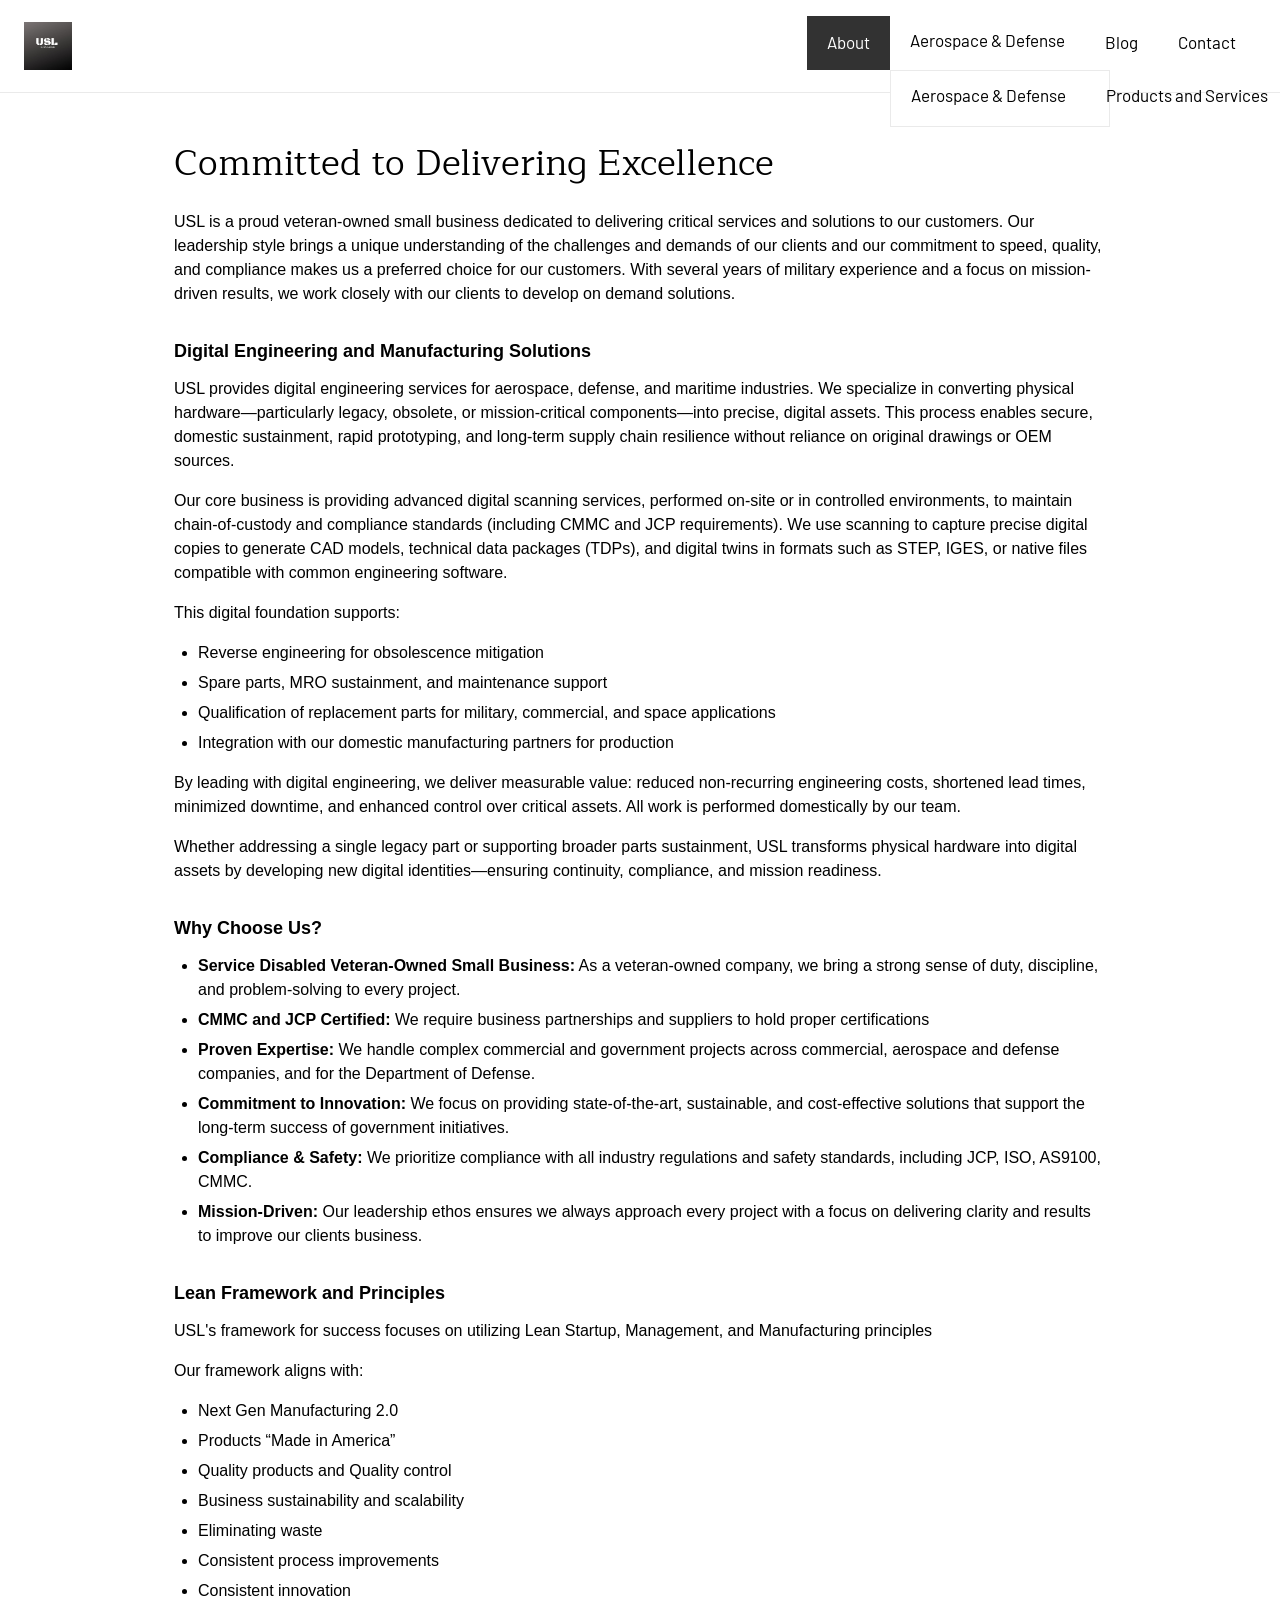
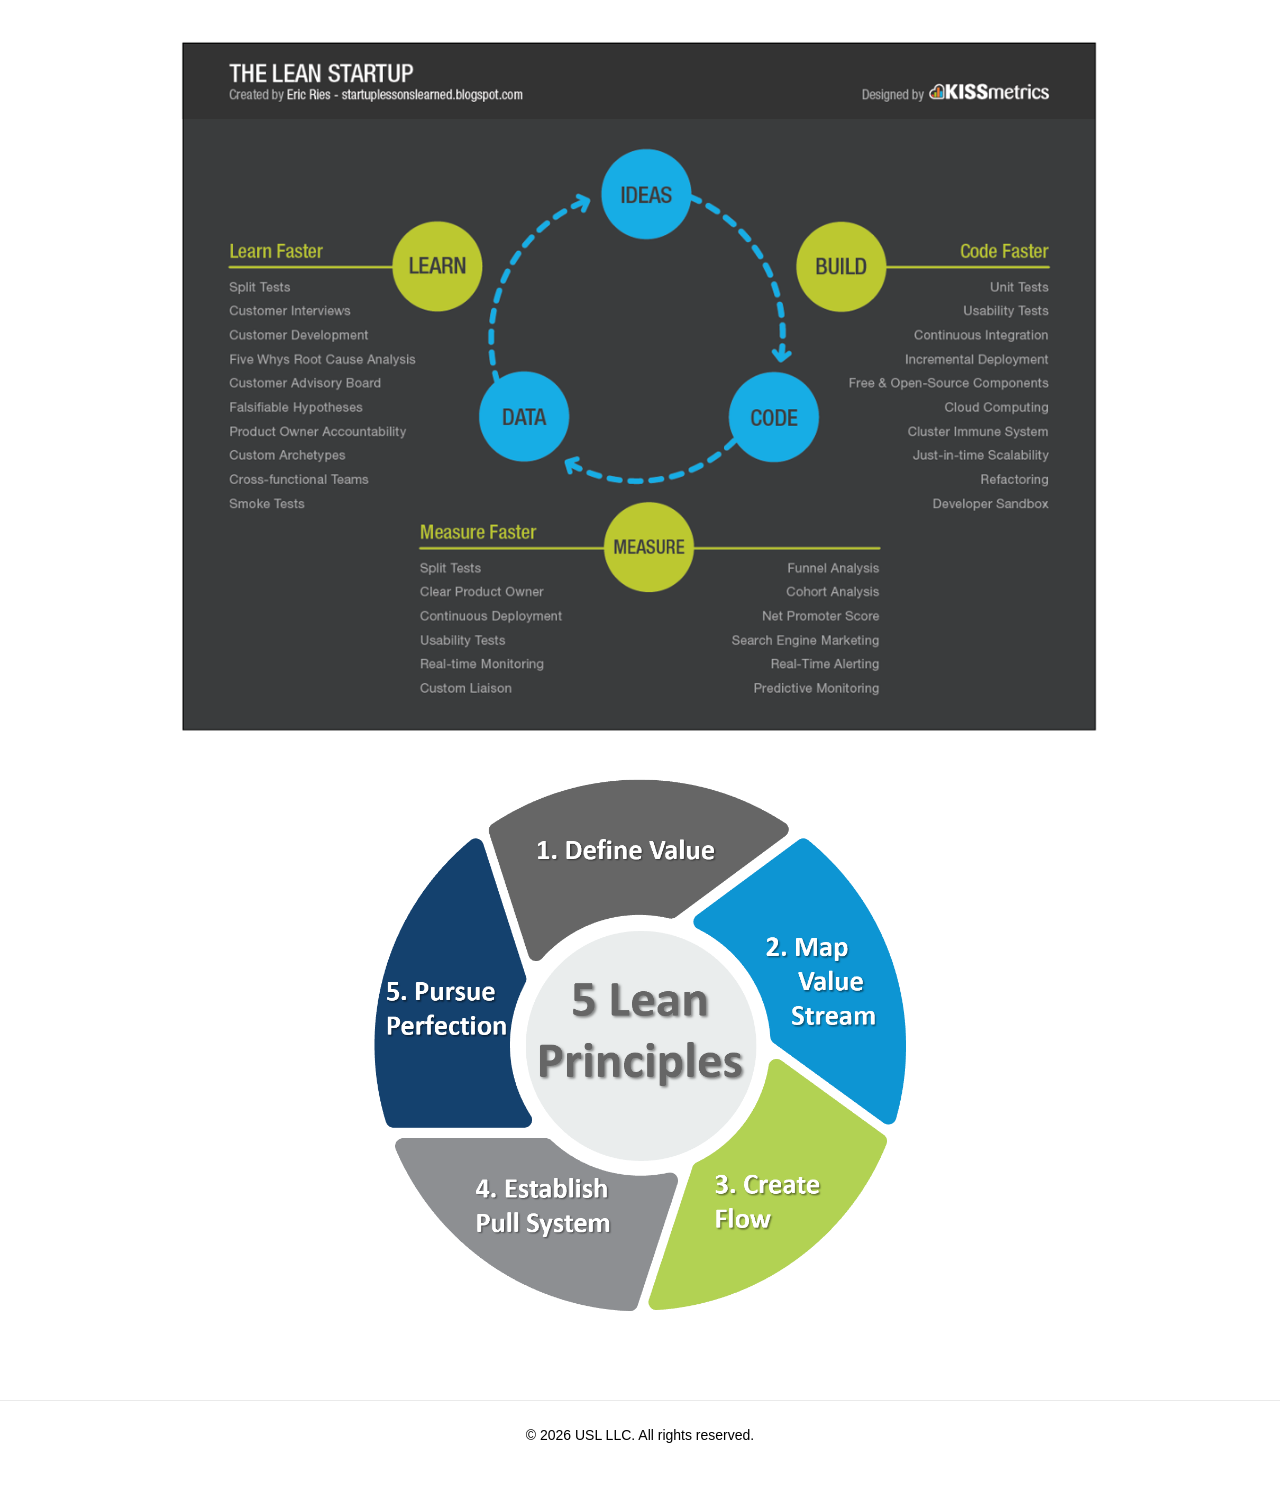
<file: docs/index.html>
<!DOCTYPE html>
<html lang="en">
<head>
<meta charset="UTF-8">
<meta name="viewport" content="width=device-width, initial-scale=1.0">
<title>USL | Aerospace &amp; Defense Engineering and Manufacturing Solutions</title>
<meta name="description" content="USL is a veteran-owned small business (SDVOSB) delivering digital engineering, reverse engineering, and manufacturing sustainment solutions for aerospace, defense, and maritime industries.">
<link rel="icon" href="assets/images/logo.jpg">
<link rel="preconnect" href="https://fonts.googleapis.com">
<link rel="preconnect" href="https://fonts.gstatic.com" crossorigin>
<link href="https://fonts.googleapis.com/css2?family=Maitree:wght@400;700&family=Black+Ops+One&family=Barlow:wght@400;600&display=swap" rel="stylesheet">
<link rel="stylesheet" href="assets/css/style.css">
</head>
<body class="page-about">
<a class="skip-link" href="#main-content">Skip to main content</a>

<header class="site-header">
  <a class="site-logo" href="aerospace-defense.html" aria-label="USL home">
    <img src="assets/images/logo.jpg" alt="USL logo">
  </a>
  <button class="nav-toggle" aria-expanded="false" aria-controls="primary-nav">Menu</button>
  <nav class="site-nav" id="primary-nav" aria-label="Primary">
    <ul>
      <li><a href="index.html" aria-current="page">About</a></li>
      <li class="nav-dropdown">
        <button class="nav-dropdown-toggle" aria-expanded="false">Aerospace &amp; Defense</button>
        <ul class="nav-dropdown-menu">
          <li><a href="aerospace-defense.html">Aerospace &amp; Defense</a></li>
          <li><a href="products-services.html">Products and Services</a></li>
          <li><a href="capabilities.html">Capabilities</a></li>
        </ul>
      </li>
      <li><a href="blog.html">Blog</a></li>
      <li><a href="contact.html">Contact</a></li>
    </ul>
  </nav>
</header>

<main id="main-content">
  <h1>Committed to Delivering Excellence</h1>

  <p>USL is a proud veteran-owned small business dedicated to delivering critical services and solutions to our customers. Our leadership style brings a unique understanding of the challenges and demands of our clients and our commitment to speed, quality, and compliance makes us a preferred choice for our customers. With several years of military experience and a focus on mission-driven results, we work closely with our clients to develop on demand solutions.</p>

  <h2>Digital Engineering and Manufacturing Solutions</h2>

  <p>USL provides digital engineering services for aerospace, defense, and maritime industries. We specialize in converting physical hardware&mdash;particularly legacy, obsolete, or mission-critical components&mdash;into precise, digital assets. This process enables secure, domestic sustainment, rapid prototyping, and long-term supply chain resilience without reliance on original drawings or OEM sources.</p>

  <p>Our core business is providing advanced digital scanning services, performed on-site or in controlled environments, to maintain chain-of-custody and compliance standards (including CMMC and JCP requirements). We use scanning to capture precise digital copies to generate CAD models, technical data packages (TDPs), and digital twins in formats such as STEP, IGES, or native files compatible with common engineering software.</p>

  <p>This digital foundation supports:</p>
  <ul>
    <li>Reverse engineering for obsolescence mitigation</li>
    <li>Spare parts, MRO sustainment, and maintenance support</li>
    <li>Qualification of replacement parts for military, commercial, and space applications</li>
    <li>Integration with our domestic manufacturing partners for production</li>
  </ul>

  <p>By leading with digital engineering, we deliver measurable value: reduced non-recurring engineering costs, shortened lead times, minimized downtime, and enhanced control over critical assets. All work is performed domestically by our team.</p>

  <p>Whether addressing a single legacy part or supporting broader parts sustainment, USL transforms physical hardware into digital assets by developing new digital identities&mdash;ensuring continuity, compliance, and mission readiness.</p>

  <h2>Why Choose Us?</h2>
  <ul>
    <li><strong>Service Disabled Veteran-Owned Small Business:</strong> As a veteran-owned company, we bring a strong sense of duty, discipline, and problem-solving to every project.</li>
    <li><strong>CMMC and JCP Certified:</strong> We require business partnerships and suppliers to hold proper certifications</li>
    <li><strong>Proven Expertise:</strong> We handle complex commercial and government projects across commercial, aerospace and defense companies, and for the Department of Defense.</li>
    <li><strong>Commitment to Innovation:</strong> We focus on providing state-of-the-art, sustainable, and cost-effective solutions that support the long-term success of government initiatives.</li>
    <li><strong>Compliance &amp; Safety:</strong> We prioritize compliance with all industry regulations and safety standards, including JCP, ISO, AS9100, CMMC.</li>
    <li><strong>Mission-Driven:</strong> Our leadership ethos ensures we always approach every project with a focus on delivering clarity and results to improve our clients business.</li>
  </ul>

  <h2>Lean Framework and Principles</h2>
  <p>USL's framework for success focuses on utilizing Lean Startup, Management, and Manufacturing principles</p>
  <p>Our framework aligns with:</p>
  <ul>
    <li>Next Gen Manufacturing 2.0</li>
    <li>Products &ldquo;Made in America&rdquo;</li>
    <li>Quality products and Quality control</li>
    <li>Business sustainability and scalability</li>
    <li>Eliminating waste</li>
    <li>Consistent process improvements</li>
    <li>Consistent innovation</li>
  </ul>

  <img src="assets/images/about-image-1.webp" alt="USL digital engineering and manufacturing process illustration" style="margin-top:32px;">
  <img src="assets/images/about-image-2.webp" alt="USL methodology overview illustration" style="margin-top:16px;">
</main>

<footer class="site-footer">
  <p>&copy; 2026 USL LLC. All rights reserved.</p>
</footer>

<script src="assets/js/main.js"></script>
</body>
</html>
</file>
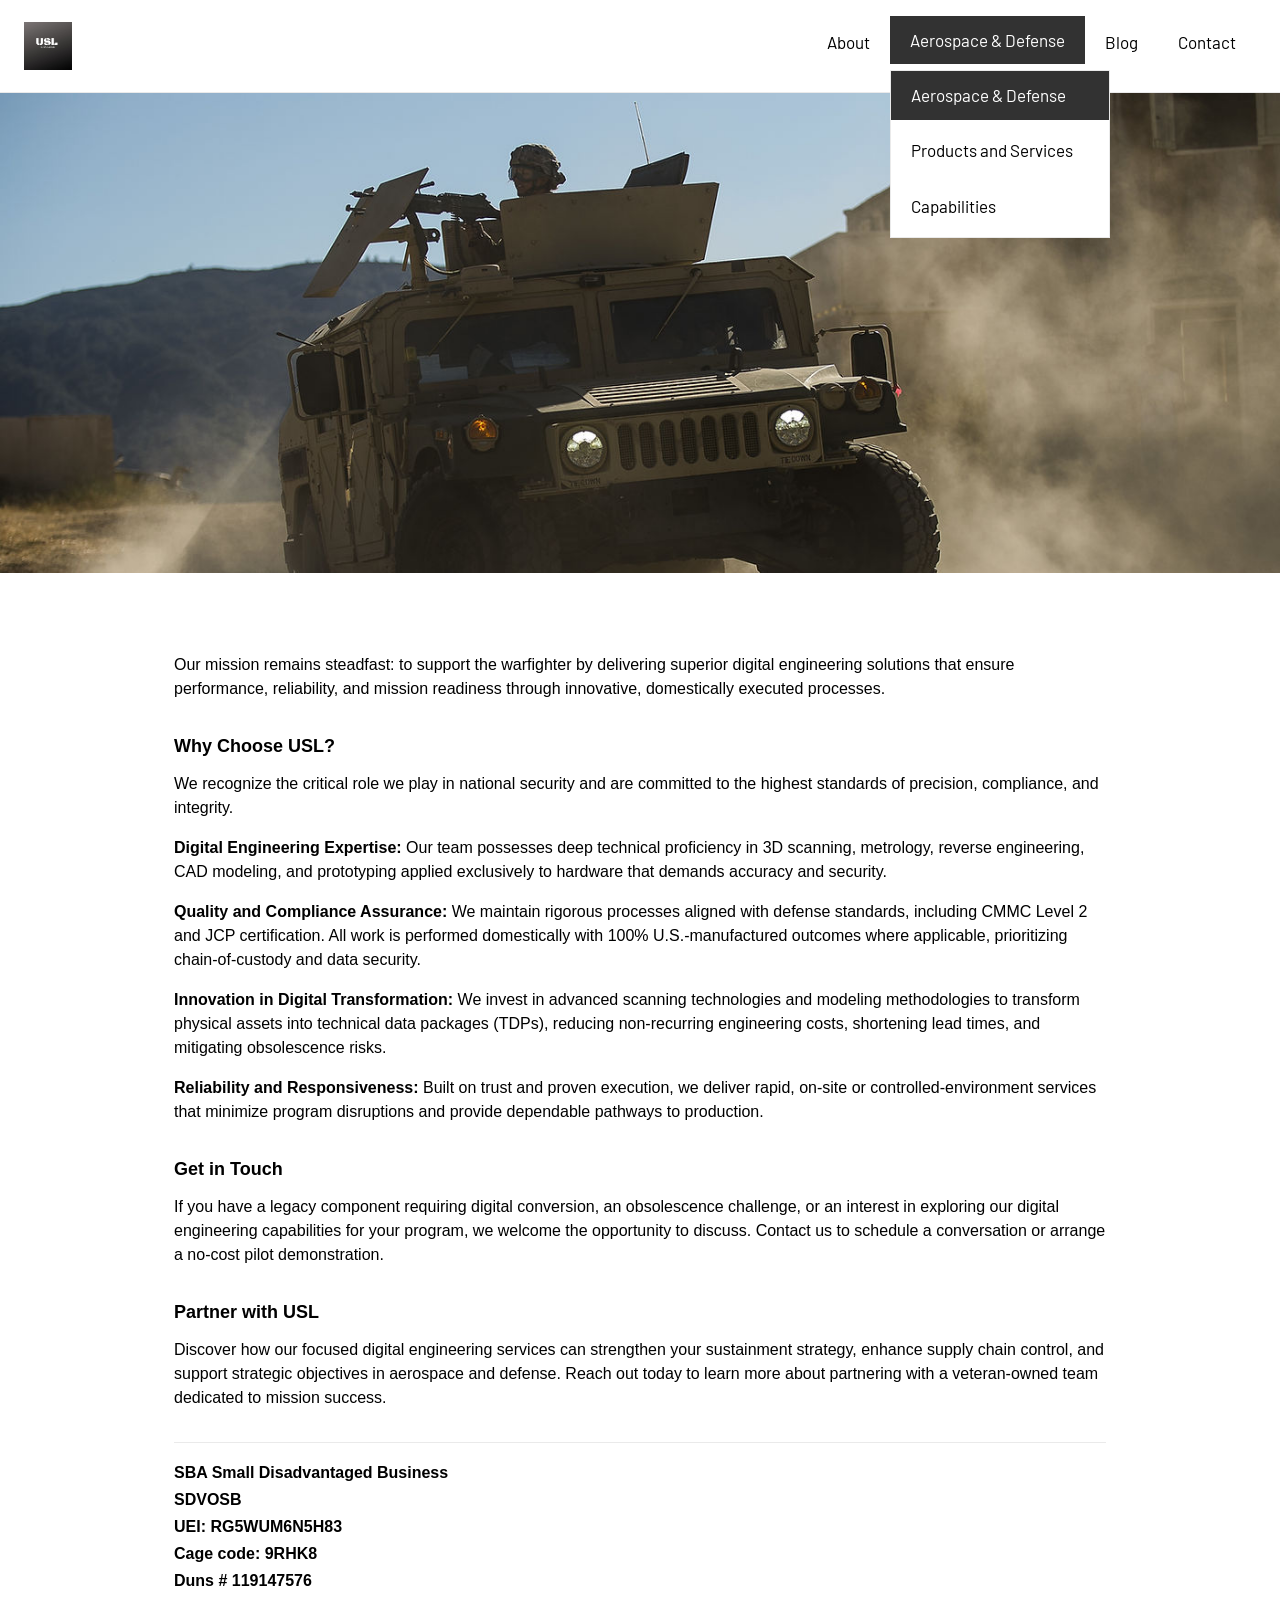
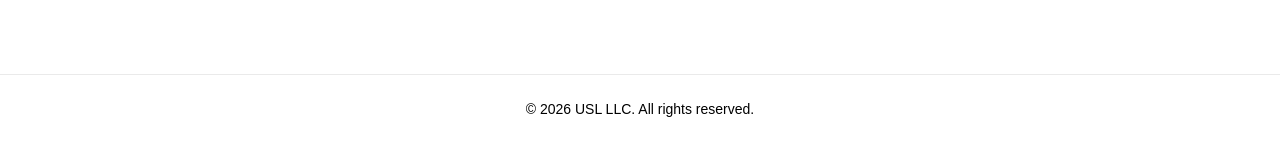
<file: docs/aerospace-defense.html>
<!DOCTYPE html>
<html lang="en">
<head>
<meta charset="UTF-8">
<meta name="viewport" content="width=device-width, initial-scale=1.0">
<title>Aerospace &amp; Defense | USL</title>
<meta name="description" content="USL delivers digital engineering solutions for the warfighter — 3D scanning, reverse engineering, CAD modeling, and technical data packages for aerospace and defense hardware.">
<link rel="icon" href="assets/images/logo.jpg">
<link rel="preconnect" href="https://fonts.googleapis.com">
<link rel="preconnect" href="https://fonts.gstatic.com" crossorigin>
<link href="https://fonts.googleapis.com/css2?family=Maitree:wght@400;700&family=Black+Ops+One&family=Barlow:wght@400;600&display=swap" rel="stylesheet">
<link rel="stylesheet" href="assets/css/style.css">
</head>
<body class="page-aerospace-defense">
<a class="skip-link" href="#main-content">Skip to main content</a>

<header class="site-header">
  <a class="site-logo" href="aerospace-defense.html" aria-label="USL home">
    <img src="assets/images/logo.jpg" alt="USL logo">
  </a>
  <button class="nav-toggle" aria-expanded="false" aria-controls="primary-nav">Menu</button>
  <nav class="site-nav" id="primary-nav" aria-label="Primary">
    <ul>
      <li><a href="index.html">About</a></li>
      <li class="nav-dropdown current open">
        <button class="nav-dropdown-toggle" aria-expanded="false">Aerospace &amp; Defense</button>
        <ul class="nav-dropdown-menu">
          <li><a href="aerospace-defense.html" aria-current="page">Aerospace &amp; Defense</a></li>
          <li><a href="products-services.html">Products and Services</a></li>
          <li><a href="capabilities.html">Capabilities</a></li>
        </ul>
      </li>
      <li><a href="blog.html">Blog</a></li>
      <li><a href="contact.html">Contact</a></li>
    </ul>
  </nav>
</header>

<img class="hero-image" src="assets/images/aerospace-hero-1.jpg" alt="USL digital engineering hardware for aerospace and defense applications">

<main id="main-content">
  <h1 class="visually-hidden">Aerospace &amp; Defense</h1>

  <p>Our mission remains steadfast: to support the warfighter by delivering superior digital engineering solutions that ensure performance, reliability, and mission readiness through innovative, domestically executed processes.</p>

  <h2>Why Choose USL?</h2>
  <p>We recognize the critical role we play in national security and are committed to the highest standards of precision, compliance, and integrity.</p>

  <p><strong>Digital Engineering Expertise:</strong> Our team possesses deep technical proficiency in 3D scanning, metrology, reverse engineering, CAD modeling, and prototyping applied exclusively to hardware that demands accuracy and security.</p>

  <p><strong>Quality and Compliance Assurance:</strong> We maintain rigorous processes aligned with defense standards, including CMMC Level 2 and JCP certification. All work is performed domestically with 100% U.S.-manufactured outcomes where applicable, prioritizing chain-of-custody and data security.</p>

  <p><strong>Innovation in Digital Transformation:</strong> We invest in advanced scanning technologies and modeling methodologies to transform physical assets into technical data packages (TDPs), reducing non-recurring engineering costs, shortening lead times, and mitigating obsolescence risks.</p>

  <p><strong>Reliability and Responsiveness:</strong> Built on trust and proven execution, we deliver rapid, on-site or controlled-environment services that minimize program disruptions and provide dependable pathways to production.</p>

  <h2>Get in Touch</h2>
  <p>If you have a legacy component requiring digital conversion, an obsolescence challenge, or an interest in exploring our digital engineering capabilities for your program, we welcome the opportunity to discuss. Contact us to schedule a conversation or arrange a no-cost pilot demonstration.</p>

  <h2>Partner with USL</h2>
  <p>Discover how our focused digital engineering services can strengthen your sustainment strategy, enhance supply chain control, and support strategic objectives in aerospace and defense. Reach out today to learn more about partnering with a veteran-owned team dedicated to mission success.</p>

  <div class="business-identifiers">
    <p>SBA Small Disadvantaged Business<br>
    SDVOSB<br>
    UEI: RG5WUM6N5H83<br>
    Cage code: 9RHK8<br>
    Duns # 119147576</p>
  </div>
</main>

<footer class="site-footer">
  <p>&copy; 2026 USL LLC. All rights reserved.</p>
</footer>

<script src="assets/js/main.js"></script>
</body>
</html>
</file>
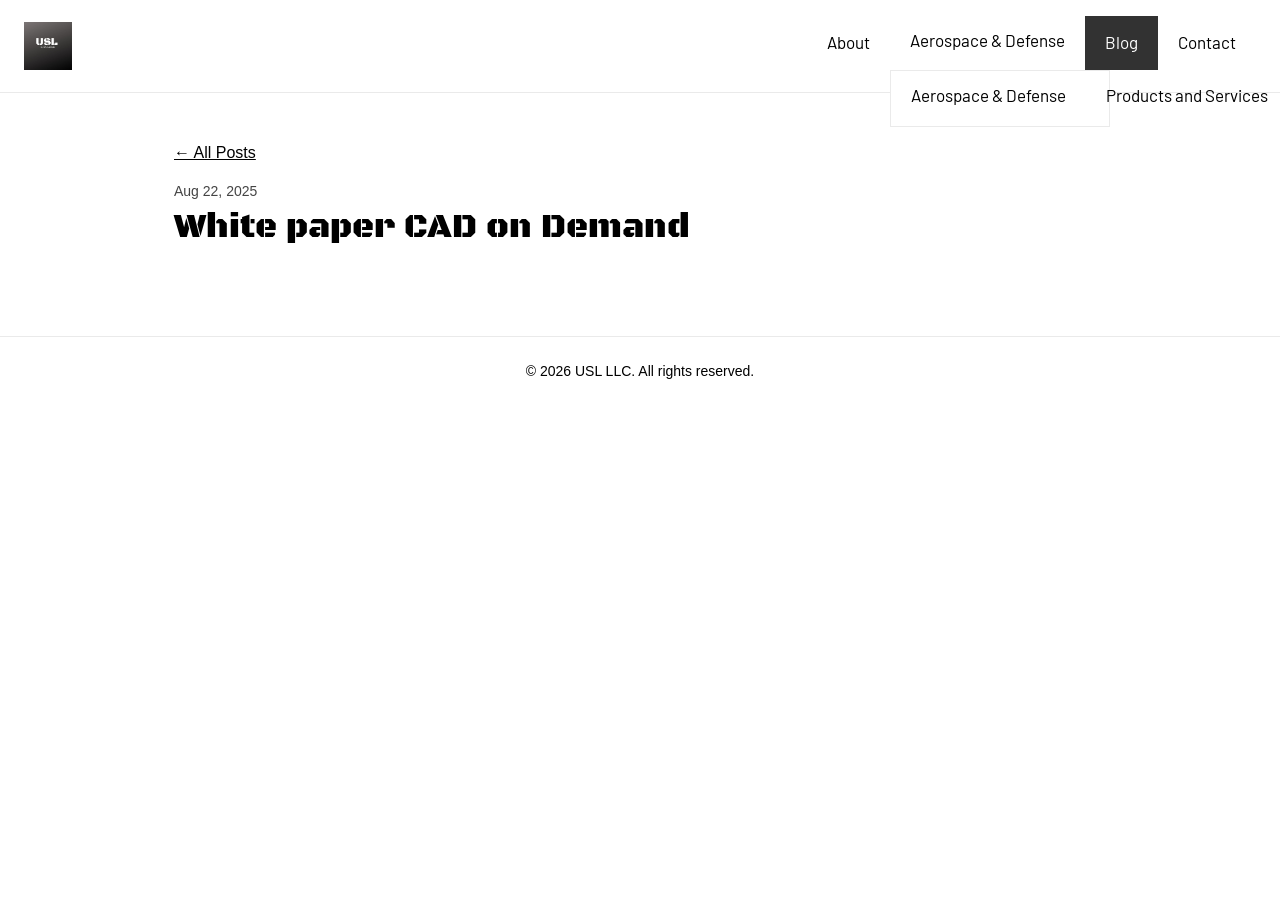
<file: docs/blog-post-white-paper-cad-on-demand.html>
<!DOCTYPE html>
<html lang="en">
<head>
<meta charset="UTF-8">
<meta name="viewport" content="width=device-width, initial-scale=1.0">
<title>White paper CAD on Demand | USL Blog</title>
<meta name="description" content="USL Corporation blog post: White paper CAD on Demand.">
<link rel="icon" href="assets/images/logo.jpg">
<link rel="preconnect" href="https://fonts.googleapis.com">
<link rel="preconnect" href="https://fonts.gstatic.com" crossorigin>
<link href="https://fonts.googleapis.com/css2?family=Maitree:wght@400;700&family=Black+Ops+One&family=Barlow:wght@400;600&display=swap" rel="stylesheet">
<link rel="stylesheet" href="assets/css/style.css">
</head>
<body class="page-blog-post">
<a class="skip-link" href="#main-content">Skip to main content</a>

<header class="site-header">
  <a class="site-logo" href="aerospace-defense.html" aria-label="USL home">
    <img src="assets/images/logo.jpg" alt="USL logo">
  </a>
  <button class="nav-toggle" aria-expanded="false" aria-controls="primary-nav">Menu</button>
  <nav class="site-nav" id="primary-nav" aria-label="Primary">
    <ul>
      <li><a href="index.html">About</a></li>
      <li class="nav-dropdown">
        <button class="nav-dropdown-toggle" aria-expanded="false">Aerospace &amp; Defense</button>
        <ul class="nav-dropdown-menu">
          <li><a href="aerospace-defense.html">Aerospace &amp; Defense</a></li>
          <li><a href="products-services.html">Products and Services</a></li>
          <li><a href="capabilities.html">Capabilities</a></li>
        </ul>
      </li>
      <li><a href="blog.html" aria-current="page">Blog</a></li>
      <li><a href="contact.html">Contact</a></li>
    </ul>
  </nav>
</header>

<main id="main-content">
  <p><a href="blog.html">&larr; All Posts</a></p>
  <div class="blog-post-date">Aug 22, 2025</div>
  <h1>White paper CAD on Demand</h1>
  <!--
    Preserved exactly as published on the live Wix site: this post has a
    title and date only. Verified via full DOM inspection (including
    hidden elements) on 2026-07-23 — no body copy exists in the source.
    No content has been invented to fill this post.
  -->
</main>

<footer class="site-footer">
  <p>&copy; 2026 USL LLC. All rights reserved.</p>
</footer>

<script src="assets/js/main.js"></script>
</body>
</html>
</file>
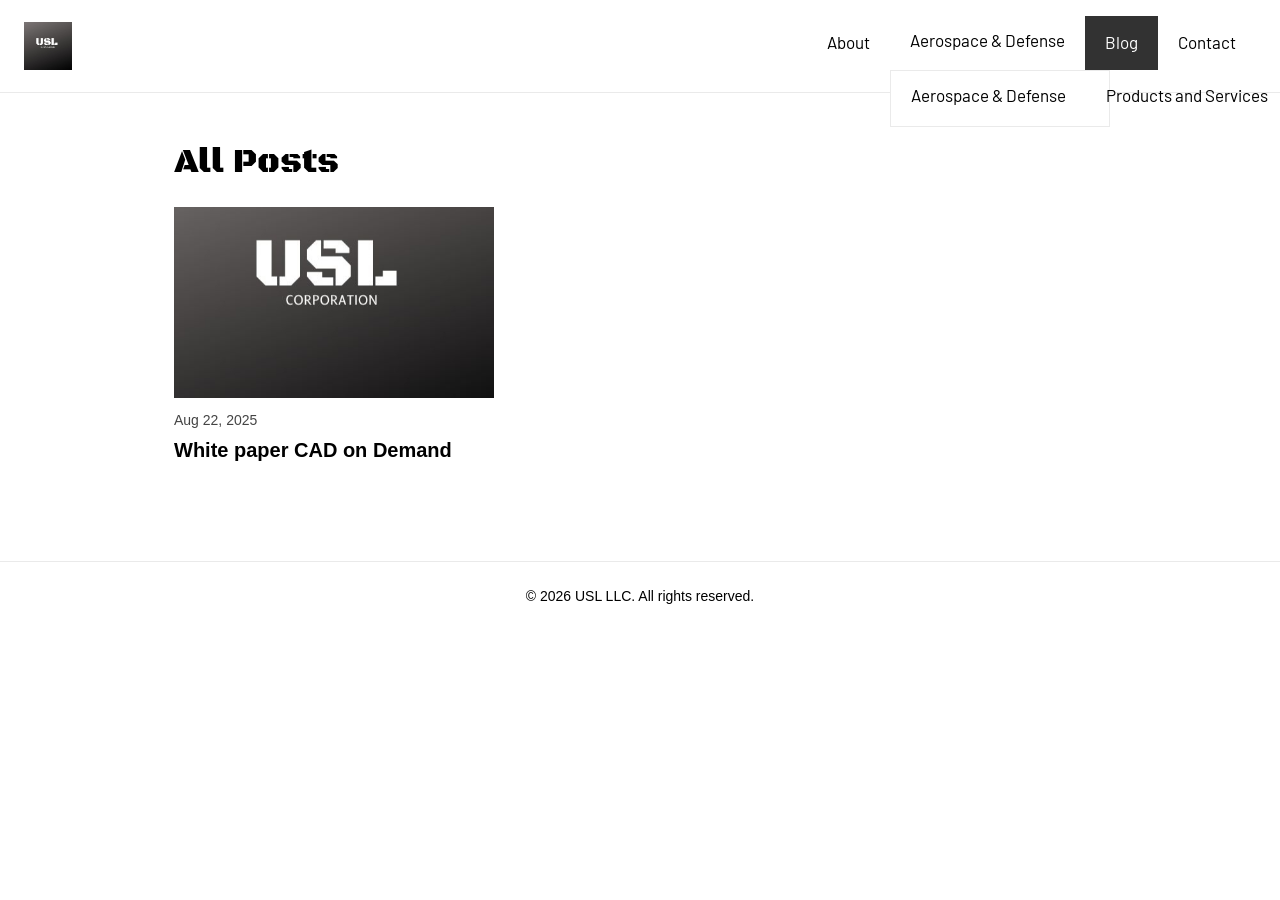
<file: docs/blog.html>
<!DOCTYPE html>
<html lang="en">
<head>
<meta charset="UTF-8">
<meta name="viewport" content="width=device-width, initial-scale=1.0">
<title>Blog | USL</title>
<meta name="description" content="USL Corporation blog — updates on digital engineering, reverse engineering, and manufacturing sustainment for aerospace and defense.">
<link rel="icon" href="assets/images/logo.jpg">
<link rel="preconnect" href="https://fonts.googleapis.com">
<link rel="preconnect" href="https://fonts.gstatic.com" crossorigin>
<link href="https://fonts.googleapis.com/css2?family=Maitree:wght@400;700&family=Black+Ops+One&family=Barlow:wght@400;600&display=swap" rel="stylesheet">
<link rel="stylesheet" href="assets/css/style.css">
</head>
<body class="page-blog">
<a class="skip-link" href="#main-content">Skip to main content</a>

<header class="site-header">
  <a class="site-logo" href="aerospace-defense.html" aria-label="USL home">
    <img src="assets/images/logo.jpg" alt="USL logo">
  </a>
  <button class="nav-toggle" aria-expanded="false" aria-controls="primary-nav">Menu</button>
  <nav class="site-nav" id="primary-nav" aria-label="Primary">
    <ul>
      <li><a href="index.html">About</a></li>
      <li class="nav-dropdown">
        <button class="nav-dropdown-toggle" aria-expanded="false">Aerospace &amp; Defense</button>
        <ul class="nav-dropdown-menu">
          <li><a href="aerospace-defense.html">Aerospace &amp; Defense</a></li>
          <li><a href="products-services.html">Products and Services</a></li>
          <li><a href="capabilities.html">Capabilities</a></li>
        </ul>
      </li>
      <li><a href="blog.html" aria-current="page">Blog</a></li>
      <li><a href="contact.html">Contact</a></li>
    </ul>
  </nav>
</header>

<main id="main-content">
  <h1>All Posts</h1>

  <a class="blog-post-card" href="blog-post-white-paper-cad-on-demand.html">
    <img src="assets/images/blog-thumbnail.jpg" alt="USL Corporation">
    <div class="blog-post-date">Aug 22, 2025</div>
    <div class="blog-post-title">White paper CAD on Demand</div>
  </a>
</main>

<footer class="site-footer">
  <p>&copy; 2026 USL LLC. All rights reserved.</p>
</footer>

<script src="assets/js/main.js"></script>
</body>
</html>
</file>
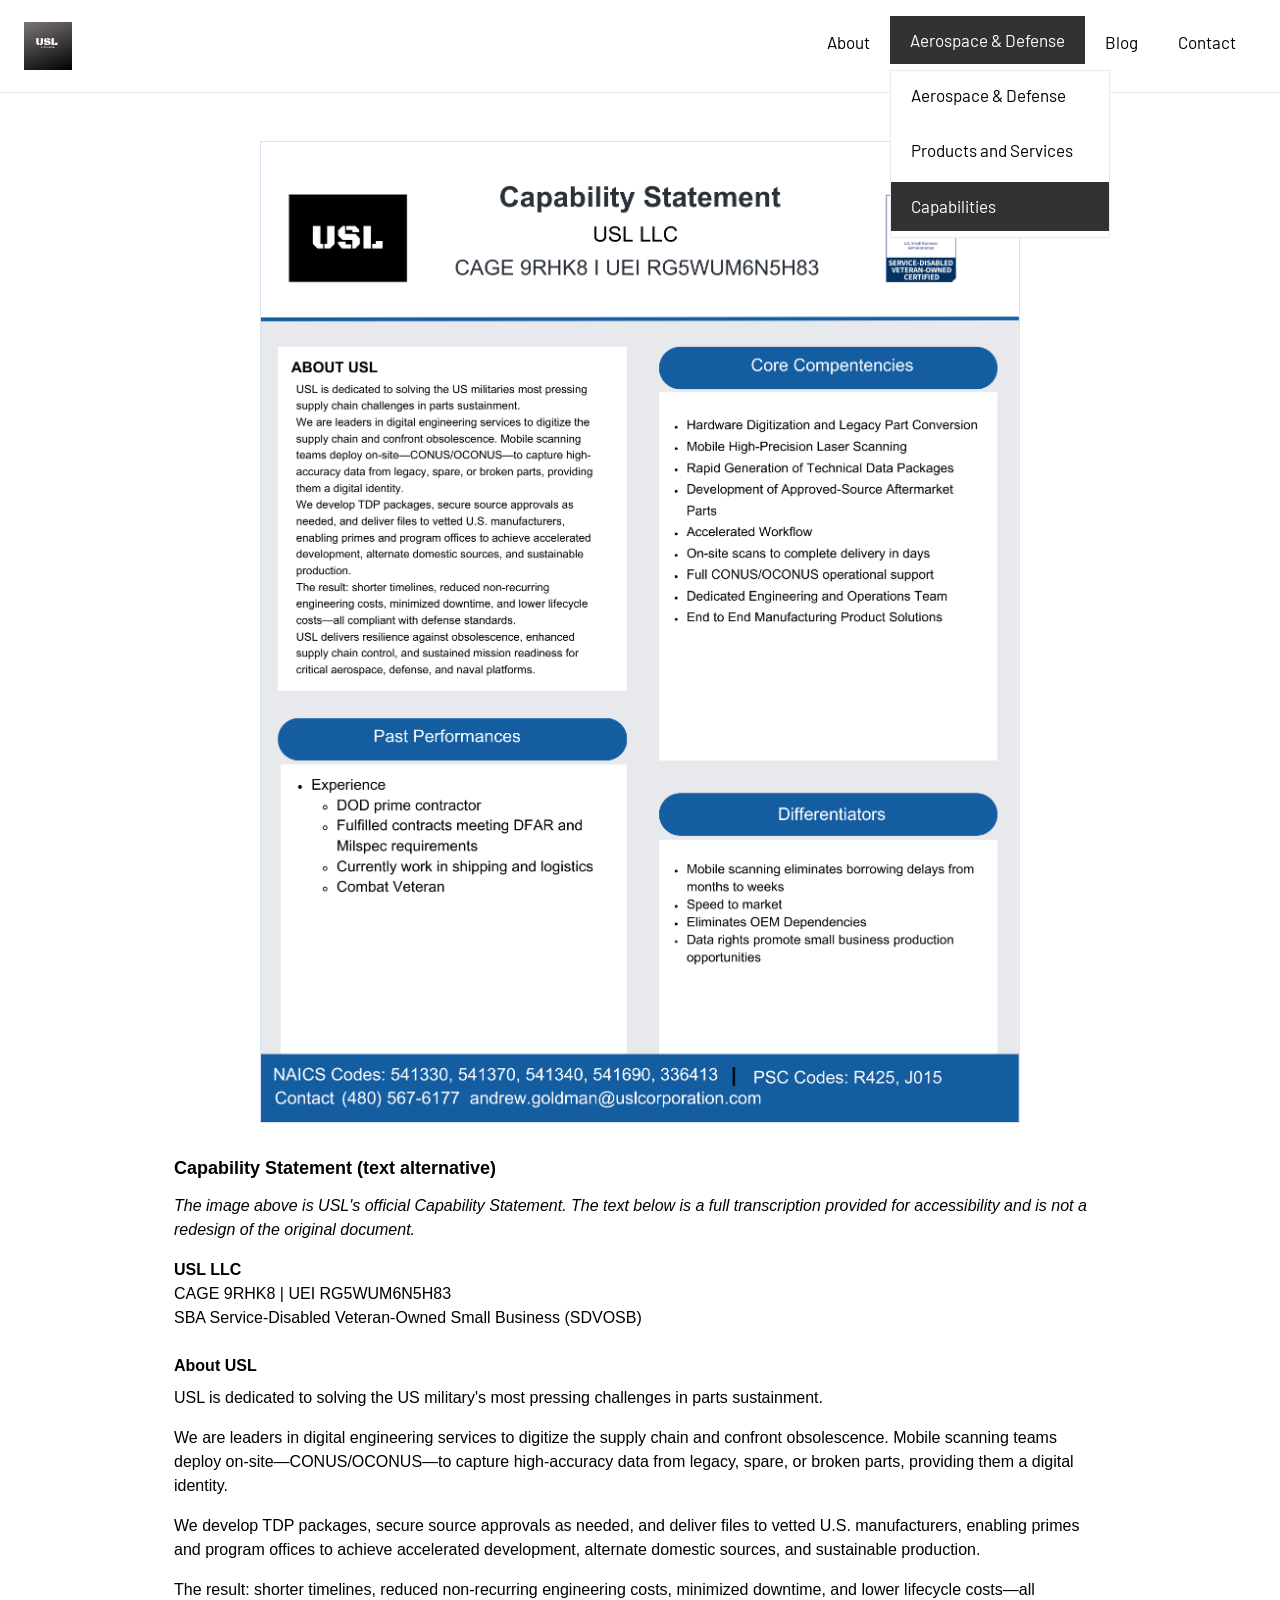
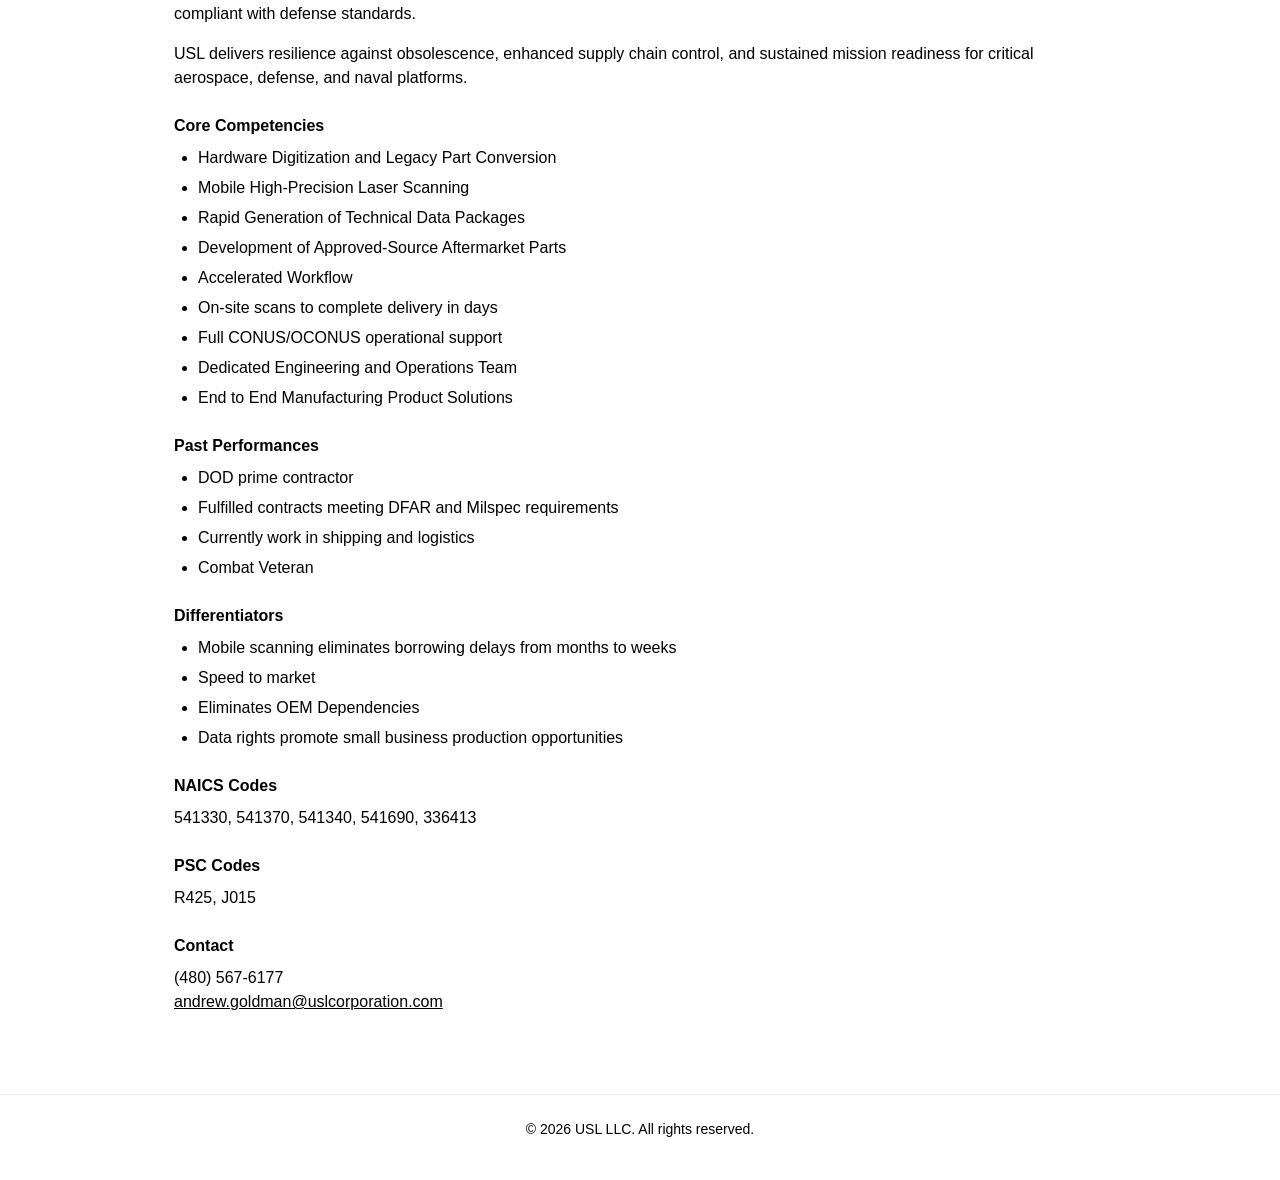
<file: docs/capabilities.html>
<!DOCTYPE html>
<html lang="en">
<head>
<meta charset="UTF-8">
<meta name="viewport" content="width=device-width, initial-scale=1.0">
<title>Capabilities | USL</title>
<meta name="description" content="USL Capability Statement — hardware digitization, mobile laser scanning, technical data package generation, and approved-source aftermarket parts development for defense and aerospace.">
<link rel="icon" href="assets/images/logo.jpg">
<link rel="preconnect" href="https://fonts.googleapis.com">
<link rel="preconnect" href="https://fonts.gstatic.com" crossorigin>
<link href="https://fonts.googleapis.com/css2?family=Maitree:wght@400;700&family=Black+Ops+One&family=Barlow:wght@400;600&display=swap" rel="stylesheet">
<link rel="stylesheet" href="assets/css/style.css">
</head>
<body class="page-capabilities">
<a class="skip-link" href="#main-content">Skip to main content</a>

<header class="site-header">
  <a class="site-logo" href="aerospace-defense.html" aria-label="USL home">
    <img src="assets/images/logo.jpg" alt="USL logo">
  </a>
  <button class="nav-toggle" aria-expanded="false" aria-controls="primary-nav">Menu</button>
  <nav class="site-nav" id="primary-nav" aria-label="Primary">
    <ul>
      <li><a href="index.html">About</a></li>
      <li class="nav-dropdown current open">
        <button class="nav-dropdown-toggle" aria-expanded="false">Aerospace &amp; Defense</button>
        <ul class="nav-dropdown-menu">
          <li><a href="aerospace-defense.html">Aerospace &amp; Defense</a></li>
          <li><a href="products-services.html">Products and Services</a></li>
          <li><a href="capabilities.html" aria-current="page">Capabilities</a></li>
        </ul>
      </li>
      <li><a href="blog.html">Blog</a></li>
      <li><a href="contact.html">Contact</a></li>
    </ul>
  </nav>
</header>

<main id="main-content">
  <h1 class="visually-hidden">Capabilities</h1>

  <img class="capability-statement-image" src="assets/images/capability-statement.png" alt="USL LLC Capability Statement. Full text transcription is provided below the image for accessibility.">

  <section class="capability-text-alternative" aria-label="Capability Statement — accessible text alternative">
    <h2>Capability Statement (text alternative)</h2>
    <p><em>The image above is USL's official Capability Statement. The text below is a full transcription provided for accessibility and is not a redesign of the original document.</em></p>

    <p><strong>USL LLC</strong><br>
    CAGE 9RHK8 | UEI RG5WUM6N5H83<br>
    SBA Service-Disabled Veteran-Owned Small Business (SDVOSB)</p>

    <h3>About USL</h3>
    <p>USL is dedicated to solving the US military's most pressing challenges in parts sustainment.</p>
    <p>We are leaders in digital engineering services to digitize the supply chain and confront obsolescence. Mobile scanning teams deploy on-site&mdash;CONUS/OCONUS&mdash;to capture high-accuracy data from legacy, spare, or broken parts, providing them a digital identity.</p>
    <p>We develop TDP packages, secure source approvals as needed, and deliver files to vetted U.S. manufacturers, enabling primes and program offices to achieve accelerated development, alternate domestic sources, and sustainable production.</p>
    <p>The result: shorter timelines, reduced non-recurring engineering costs, minimized downtime, and lower lifecycle costs&mdash;all compliant with defense standards.</p>
    <p>USL delivers resilience against obsolescence, enhanced supply chain control, and sustained mission readiness for critical aerospace, defense, and naval platforms.</p>

    <h3>Core Competencies</h3>
    <ul>
      <li>Hardware Digitization and Legacy Part Conversion</li>
      <li>Mobile High-Precision Laser Scanning</li>
      <li>Rapid Generation of Technical Data Packages</li>
      <li>Development of Approved-Source Aftermarket Parts</li>
      <li>Accelerated Workflow</li>
      <li>On-site scans to complete delivery in days</li>
      <li>Full CONUS/OCONUS operational support</li>
      <li>Dedicated Engineering and Operations Team</li>
      <li>End to End Manufacturing Product Solutions</li>
    </ul>

    <h3>Past Performances</h3>
    <ul>
      <li>DOD prime contractor</li>
      <li>Fulfilled contracts meeting DFAR and Milspec requirements</li>
      <li>Currently work in shipping and logistics</li>
      <li>Combat Veteran</li>
    </ul>

    <h3>Differentiators</h3>
    <ul>
      <li>Mobile scanning eliminates borrowing delays from months to weeks</li>
      <li>Speed to market</li>
      <li>Eliminates OEM Dependencies</li>
      <li>Data rights promote small business production opportunities</li>
    </ul>

    <h3>NAICS Codes</h3>
    <p>541330, 541370, 541340, 541690, 336413</p>

    <h3>PSC Codes</h3>
    <p>R425, J015</p>

    <h3>Contact</h3>
    <p>(480) 567-6177<br>
    <a href="mailto:andrew.goldman@uslcorporation.com">andrew.goldman@uslcorporation.com</a></p>
  </section>
</main>

<footer class="site-footer">
  <p>&copy; 2026 USL LLC. All rights reserved.</p>
</footer>

<script src="assets/js/main.js"></script>
</body>
</html>
</file>
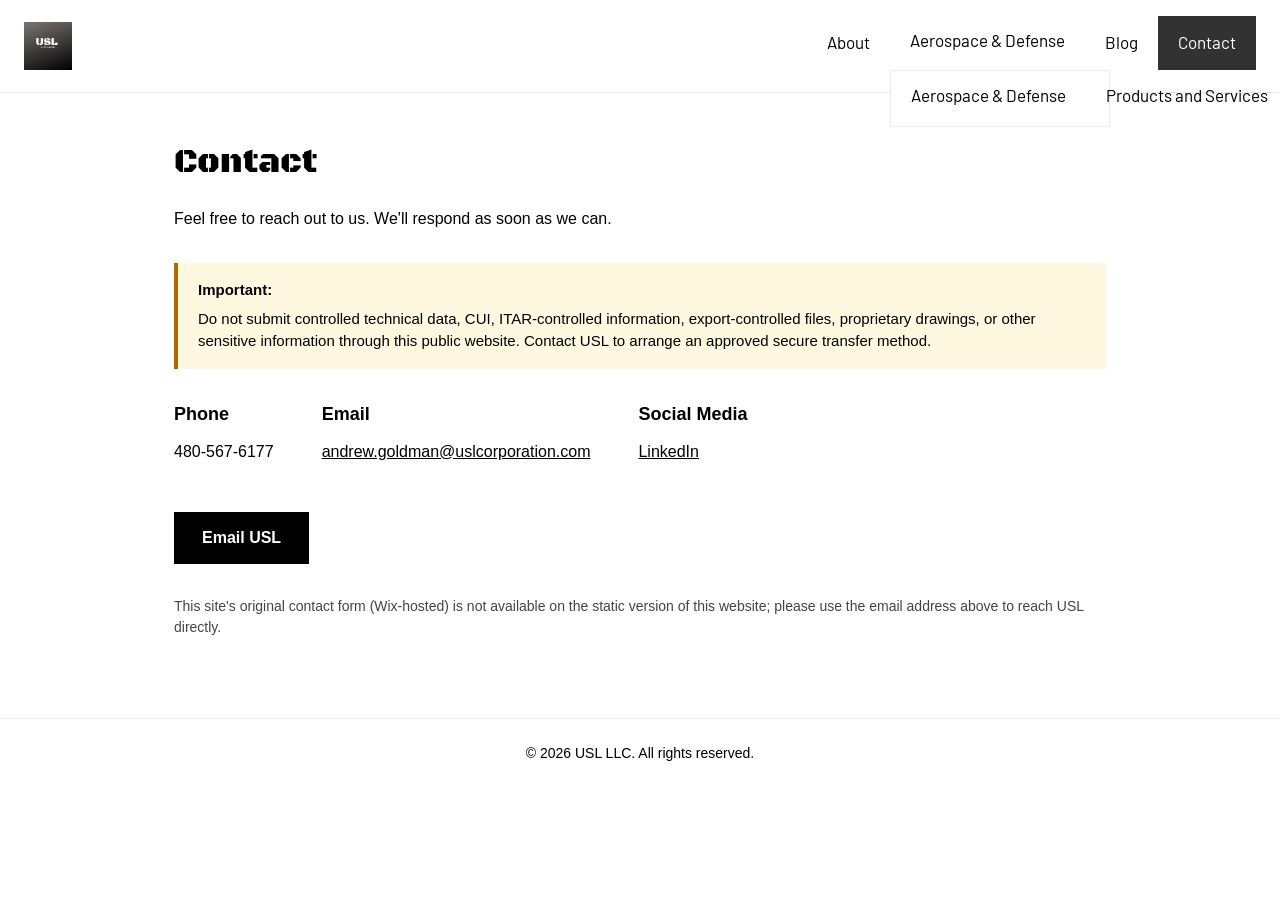
<file: docs/contact.html>
<!DOCTYPE html>
<html lang="en">
<head>
<meta charset="UTF-8">
<meta name="viewport" content="width=device-width, initial-scale=1.0">
<title>Contact | USL</title>
<meta name="description" content="Contact USL — phone, email, and LinkedIn. Do not submit controlled technical data through this public website.">
<link rel="icon" href="assets/images/logo.jpg">
<link rel="preconnect" href="https://fonts.googleapis.com">
<link rel="preconnect" href="https://fonts.gstatic.com" crossorigin>
<link href="https://fonts.googleapis.com/css2?family=Maitree:wght@400;700&family=Black+Ops+One&family=Barlow:wght@400;600&display=swap" rel="stylesheet">
<link rel="stylesheet" href="assets/css/style.css">
</head>
<body class="page-contact">
<a class="skip-link" href="#main-content">Skip to main content</a>

<header class="site-header">
  <a class="site-logo" href="aerospace-defense.html" aria-label="USL home">
    <img src="assets/images/logo.jpg" alt="USL logo">
  </a>
  <button class="nav-toggle" aria-expanded="false" aria-controls="primary-nav">Menu</button>
  <nav class="site-nav" id="primary-nav" aria-label="Primary">
    <ul>
      <li><a href="index.html">About</a></li>
      <li class="nav-dropdown">
        <button class="nav-dropdown-toggle" aria-expanded="false">Aerospace &amp; Defense</button>
        <ul class="nav-dropdown-menu">
          <li><a href="aerospace-defense.html">Aerospace &amp; Defense</a></li>
          <li><a href="products-services.html">Products and Services</a></li>
          <li><a href="capabilities.html">Capabilities</a></li>
        </ul>
      </li>
      <li><a href="blog.html">Blog</a></li>
      <li><a href="contact.html" aria-current="page">Contact</a></li>
    </ul>
  </nav>
</header>

<main id="main-content">
  <h1>Contact</h1>
  <p class="subtext">Feel free to reach out to us. We'll respond as soon as we can.</p>

  <div class="contact-warning" role="note">
    <strong>Important:</strong>
    Do not submit controlled technical data, CUI, ITAR-controlled information, export-controlled files, proprietary drawings, or other sensitive information through this public website. Contact USL to arrange an approved secure transfer method.
  </div>

  <div class="contact-info">
    <div class="contact-info-block">
      <h2>Phone</h2>
      <p>480-567-6177</p>
    </div>
    <div class="contact-info-block">
      <h2>Email</h2>
      <p><a href="mailto:andrew.goldman@uslcorporation.com">andrew.goldman@uslcorporation.com</a></p>
    </div>
    <div class="contact-info-block">
      <h2>Social Media</h2>
      <p><a href="https://www.linkedin.com/company/uslcorp/?viewAsMember=true" target="_blank" rel="noopener noreferrer">LinkedIn</a></p>
    </div>
  </div>

  <p>
    <a class="mailto-cta" href="mailto:andrew.goldman@uslcorporation.com?subject=Website%20Inquiry">Email USL</a>
  </p>

  <p style="margin-top:32px; font-size:14px; color:#444;">
    This site's original contact form (Wix-hosted) is not available on the static version of this website; please use the email address above to reach USL directly.
  </p>
</main>

<footer class="site-footer">
  <p>&copy; 2026 USL LLC. All rights reserved.</p>
</footer>

<script src="assets/js/main.js"></script>
</body>
</html>
</file>
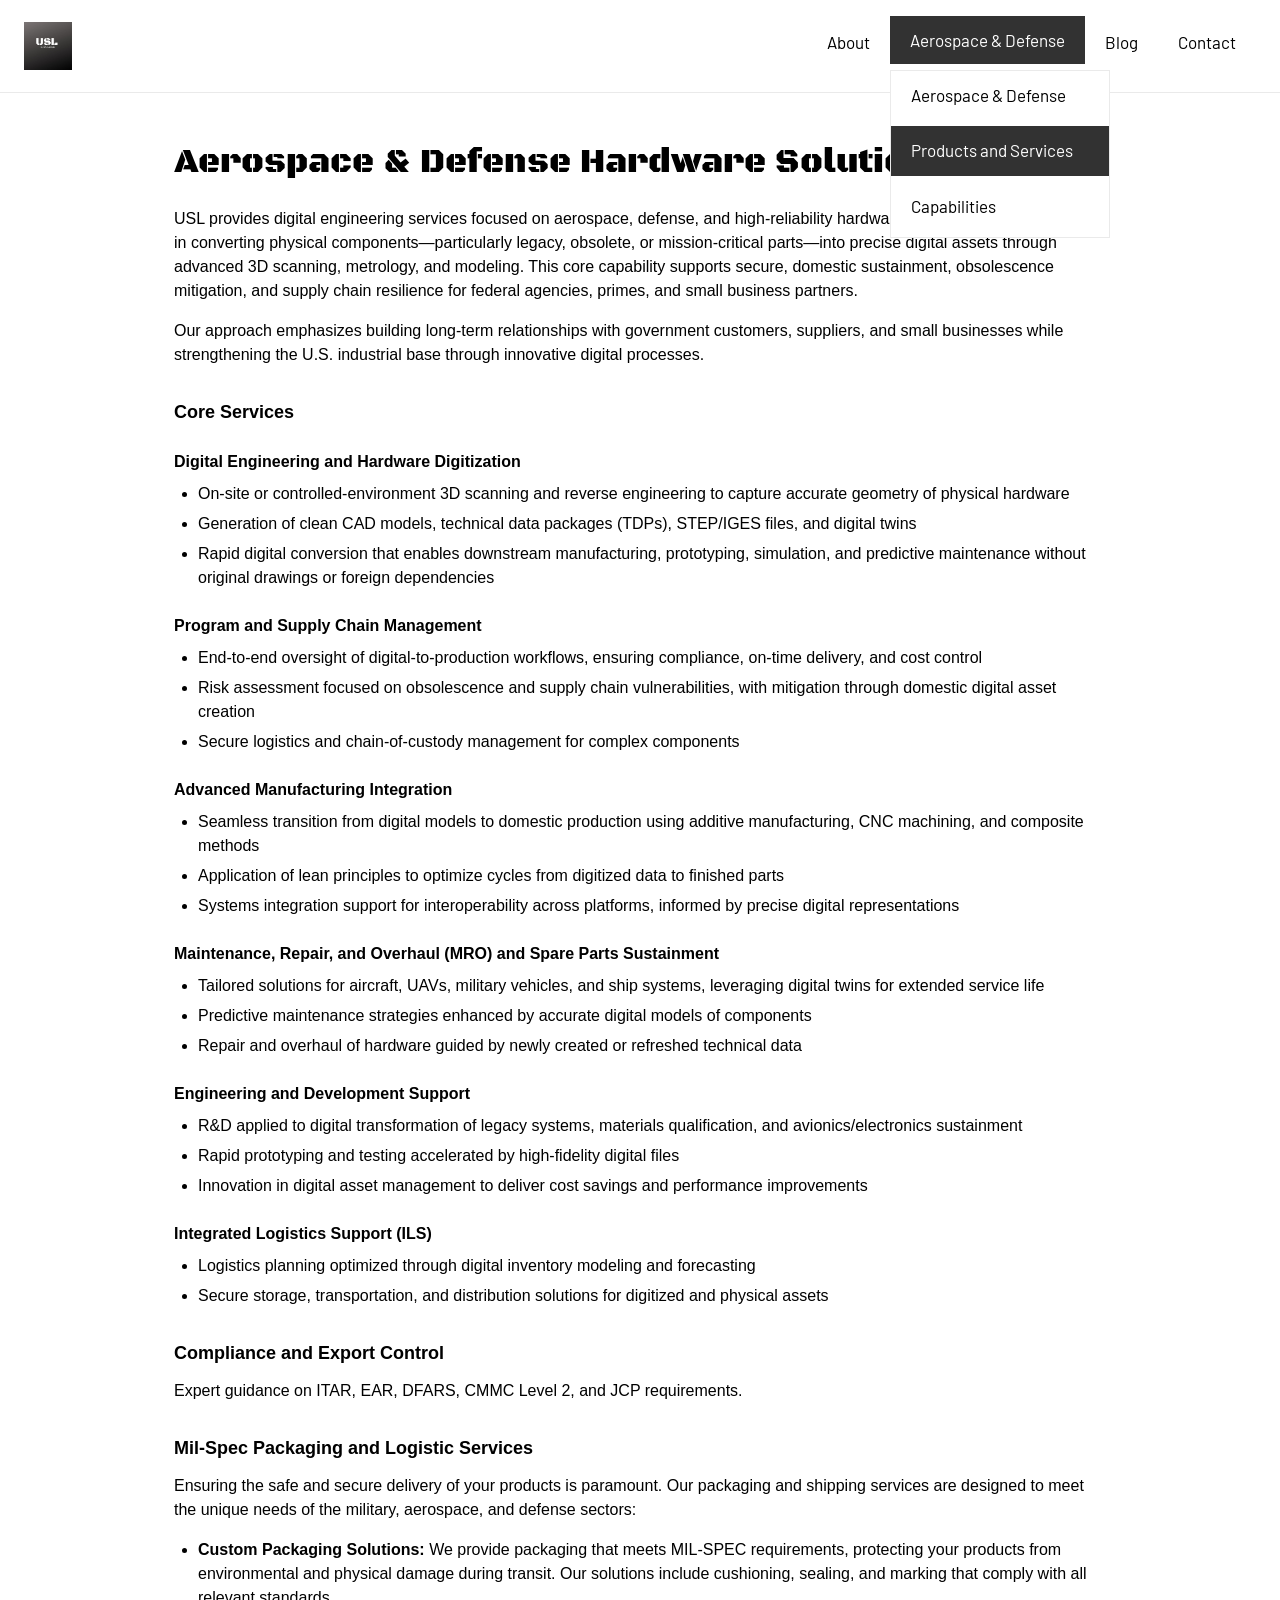
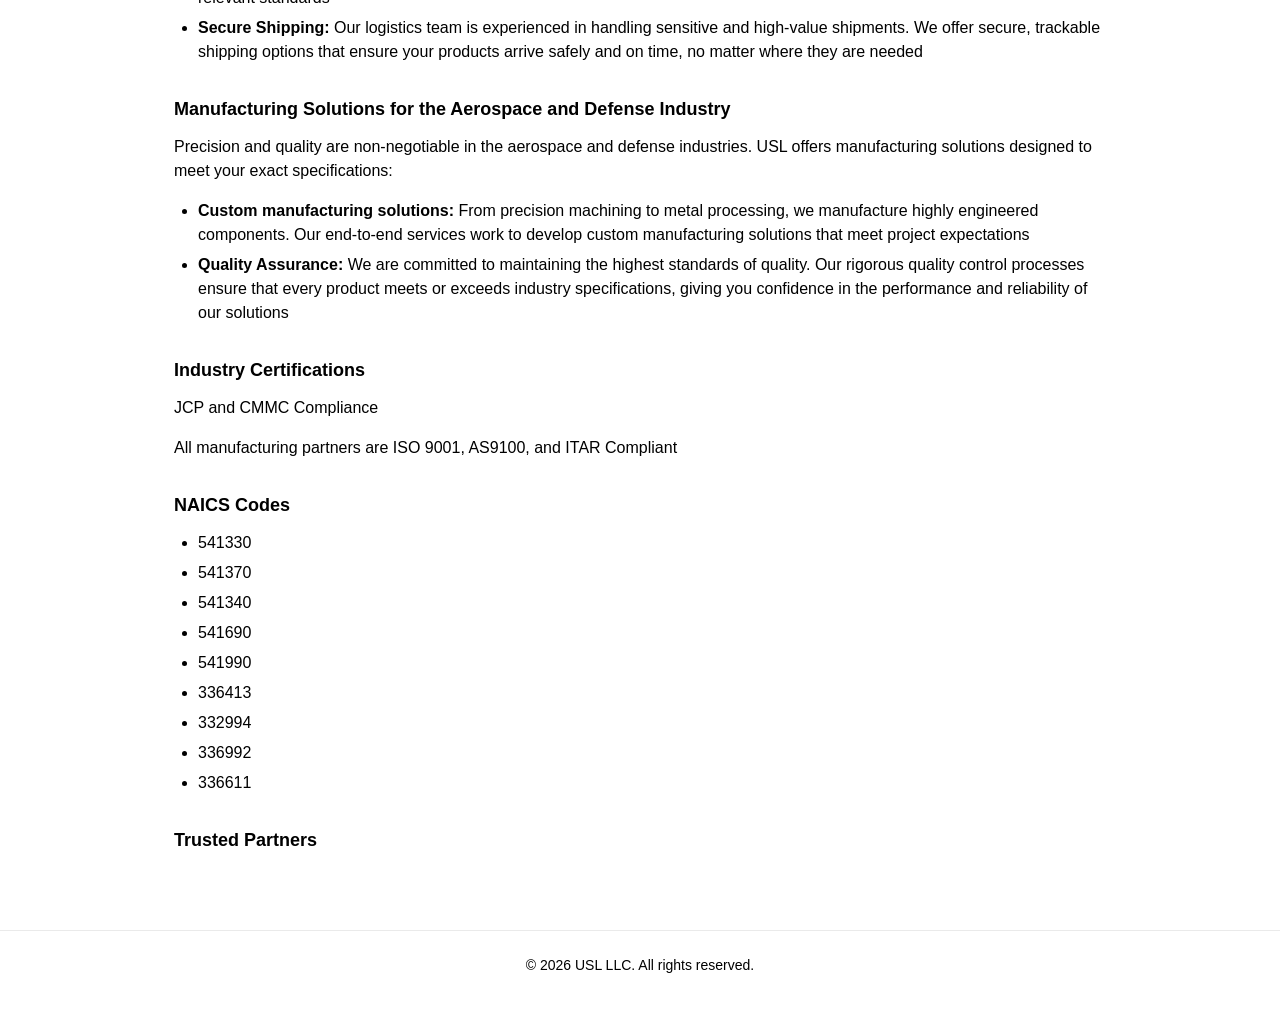
<file: docs/products-services.html>
<!DOCTYPE html>
<html lang="en">
<head>
<meta charset="UTF-8">
<meta name="viewport" content="width=device-width, initial-scale=1.0">
<title>Products and Services | USL</title>
<meta name="description" content="USL core services: digital engineering and hardware digitization, program and supply chain management, advanced manufacturing integration, MRO and spare parts sustainment, and integrated logistics support.">
<link rel="icon" href="assets/images/logo.jpg">
<link rel="preconnect" href="https://fonts.googleapis.com">
<link rel="preconnect" href="https://fonts.gstatic.com" crossorigin>
<link href="https://fonts.googleapis.com/css2?family=Maitree:wght@400;700&family=Black+Ops+One&family=Barlow:wght@400;600&display=swap" rel="stylesheet">
<link rel="stylesheet" href="assets/css/style.css">
</head>
<body class="page-products-services">
<a class="skip-link" href="#main-content">Skip to main content</a>

<header class="site-header">
  <a class="site-logo" href="aerospace-defense.html" aria-label="USL home">
    <img src="assets/images/logo.jpg" alt="USL logo">
  </a>
  <button class="nav-toggle" aria-expanded="false" aria-controls="primary-nav">Menu</button>
  <nav class="site-nav" id="primary-nav" aria-label="Primary">
    <ul>
      <li><a href="index.html">About</a></li>
      <li class="nav-dropdown current open">
        <button class="nav-dropdown-toggle" aria-expanded="false">Aerospace &amp; Defense</button>
        <ul class="nav-dropdown-menu">
          <li><a href="aerospace-defense.html">Aerospace &amp; Defense</a></li>
          <li><a href="products-services.html" aria-current="page">Products and Services</a></li>
          <li><a href="capabilities.html">Capabilities</a></li>
        </ul>
      </li>
      <li><a href="blog.html">Blog</a></li>
      <li><a href="contact.html">Contact</a></li>
    </ul>
  </nav>
</header>

<main id="main-content">
  <h1>Aerospace &amp; Defense Hardware Solutions</h1>

  <p>USL provides digital engineering services focused on aerospace, defense, and high-reliability hardware applications. We specialize in converting physical components&mdash;particularly legacy, obsolete, or mission-critical parts&mdash;into precise digital assets through advanced 3D scanning, metrology, and modeling. This core capability supports secure, domestic sustainment, obsolescence mitigation, and supply chain resilience for federal agencies, primes, and small business partners.</p>

  <p>Our approach emphasizes building long-term relationships with government customers, suppliers, and small businesses while strengthening the U.S. industrial base through innovative digital processes.</p>

  <h2>Core Services</h2>

  <h3>Digital Engineering and Hardware Digitization</h3>
  <ul>
    <li>On-site or controlled-environment 3D scanning and reverse engineering to capture accurate geometry of physical hardware</li>
    <li>Generation of clean CAD models, technical data packages (TDPs), STEP/IGES files, and digital twins</li>
    <li>Rapid digital conversion that enables downstream manufacturing, prototyping, simulation, and predictive maintenance without original drawings or foreign dependencies</li>
  </ul>

  <h3>Program and Supply Chain Management</h3>
  <ul>
    <li>End-to-end oversight of digital-to-production workflows, ensuring compliance, on-time delivery, and cost control</li>
    <li>Risk assessment focused on obsolescence and supply chain vulnerabilities, with mitigation through domestic digital asset creation</li>
    <li>Secure logistics and chain-of-custody management for complex components</li>
  </ul>

  <h3>Advanced Manufacturing Integration</h3>
  <ul>
    <li>Seamless transition from digital models to domestic production using additive manufacturing, CNC machining, and composite methods</li>
    <li>Application of lean principles to optimize cycles from digitized data to finished parts</li>
    <li>Systems integration support for interoperability across platforms, informed by precise digital representations</li>
  </ul>

  <h3>Maintenance, Repair, and Overhaul (MRO) and Spare Parts Sustainment</h3>
  <ul>
    <li>Tailored solutions for aircraft, UAVs, military vehicles, and ship systems, leveraging digital twins for extended service life</li>
    <li>Predictive maintenance strategies enhanced by accurate digital models of components</li>
    <li>Repair and overhaul of hardware guided by newly created or refreshed technical data</li>
  </ul>

  <h3>Engineering and Development Support</h3>
  <ul>
    <li>R&amp;D applied to digital transformation of legacy systems, materials qualification, and avionics/electronics sustainment</li>
    <li>Rapid prototyping and testing accelerated by high-fidelity digital files</li>
    <li>Innovation in digital asset management to deliver cost savings and performance improvements</li>
  </ul>

  <h3>Integrated Logistics Support (ILS)</h3>
  <ul>
    <li>Logistics planning optimized through digital inventory modeling and forecasting</li>
    <li>Secure storage, transportation, and distribution solutions for digitized and physical assets</li>
  </ul>

  <h2>Compliance and Export Control</h2>
  <p>Expert guidance on ITAR, EAR, DFARS, CMMC Level 2, and JCP requirements.</p>

  <h2>Mil-Spec Packaging and Logistic Services</h2>
  <p>Ensuring the safe and secure delivery of your products is paramount. Our packaging and shipping services are designed to meet the unique needs of the military, aerospace, and defense sectors:</p>
  <ul>
    <li><strong>Custom Packaging Solutions:</strong> We provide packaging that meets MIL-SPEC requirements, protecting your products from environmental and physical damage during transit. Our solutions include cushioning, sealing, and marking that comply with all relevant standards</li>
    <li><strong>Secure Shipping:</strong> Our logistics team is experienced in handling sensitive and high-value shipments. We offer secure, trackable shipping options that ensure your products arrive safely and on time, no matter where they are needed</li>
  </ul>

  <h2>Manufacturing Solutions for the Aerospace and Defense Industry</h2>
  <p>Precision and quality are non-negotiable in the aerospace and defense industries. USL offers manufacturing solutions designed to meet your exact specifications:</p>
  <ul>
    <li><strong>Custom manufacturing solutions:</strong> From precision machining to metal processing, we manufacture highly engineered components. Our end-to-end services work to develop custom manufacturing solutions that meet project expectations</li>
    <li><strong>Quality Assurance:</strong> We are committed to maintaining the highest standards of quality. Our rigorous quality control processes ensure that every product meets or exceeds industry specifications, giving you confidence in the performance and reliability of our solutions</li>
  </ul>

  <h2>Industry Certifications</h2>
  <p>JCP and CMMC Compliance</p>
  <p>All manufacturing partners are ISO 9001, AS9100, and ITAR Compliant</p>

  <h2>NAICS Codes</h2>
  <ul>
    <li>541330</li>
    <li>541370</li>
    <li>541340</li>
    <li>541690</li>
    <li>541990</li>
    <li>336413</li>
    <li>332994</li>
    <li>336992</li>
    <li>336611</li>
  </ul>

  <h2>Trusted Partners</h2>
</main>

<footer class="site-footer">
  <p>&copy; 2026 USL LLC. All rights reserved.</p>
</footer>

<script src="assets/js/main.js"></script>
</body>
</html>
</file>
<file: docs/assets/css/style.css>
/* ==========================================================================
   USL Corporation — static site stylesheet
   Faithful clone of https://uslcorporation.wixsite.com/my-site
   Fonts/colors sourced from live-site getComputedStyle extraction —
   see 02_Font_Color_Asset_Specification.md for the full source table.
   ========================================================================== */

:root {
  --font-headline-serif: 'Maitree', serif;              /* About page hero */
  --font-headline-display: 'Black Ops One', sans-serif;  /* other page headlines + blog heading */
  --font-nav: 'Barlow', sans-serif;                      /* nav items (DIN Neuzeit Grotesk substitute) */
  --font-body: -apple-system, 'Helvetica Neue', Helvetica, Arial, sans-serif; /* body / Helvetica-Avenir substitute */

  --color-bg: #ffffff;
  --color-text: #000000;
  --color-nav-active-bg: #323232;
  --color-nav-active-text: #ffffff;
  --color-nav-text: #000000;
  --color-btn-bg: #000000;
  --color-btn-text: #ffffff;
  --color-warning-bg: #fff8e1;
  --color-warning-border: #b26a00;

  --content-max-width: 980px;
}

* { box-sizing: border-box; }

html, body {
  margin: 0;
  padding: 0;
  background: var(--color-bg);
  color: var(--color-text);
  font-family: var(--font-body);
  font-size: 16px;
  line-height: 1.5;
}

img { max-width: 100%; height: auto; display: block; }

a { color: inherit; }

.visually-hidden {
  position: absolute;
  width: 1px; height: 1px;
  padding: 0; margin: -1px;
  overflow: hidden;
  clip: rect(0,0,0,0);
  white-space: nowrap;
  border: 0;
}

.skip-link {
  position: absolute;
  left: -9999px;
  top: 0;
  background: #000;
  color: #fff;
  padding: 10px 16px;
  z-index: 1000;
}
.skip-link:focus {
  left: 8px;
  top: 8px;
}

/* ---------- Header / logo / nav ---------- */

.site-header {
  display: flex;
  align-items: center;
  justify-content: space-between;
  flex-wrap: wrap;
  padding: 16px 24px;
  border-bottom: 1px solid #eaeaea;
}

.site-logo img {
  height: 48px;
  width: auto;
}

.nav-toggle {
  display: none;
  background: none;
  border: 2px solid #000;
  padding: 6px 10px;
  font-family: var(--font-nav);
  font-size: 16px;
  cursor: pointer;
}

.site-nav {
  display: flex;
}

.site-nav ul {
  display: flex;
  list-style: none;
  margin: 0;
  padding: 0;
  width: 100%;
}

.site-nav li {
  position: relative;
}

.site-nav a,
.site-nav button.nav-dropdown-toggle {
  display: block;
  font-family: var(--font-nav);
  font-size: 17px;
  color: var(--color-nav-text);
  text-decoration: none;
  padding: 14px 20px;
  background: none;
  border: none;
  cursor: pointer;
}

.site-nav a[aria-current="page"],
.site-nav .nav-dropdown.current > button {
  background: var(--color-nav-active-bg);
  color: var(--color-nav-active-text);
}

.nav-dropdown-menu {
  display: none;
  position: absolute;
  left: 0;
  top: 100%;
  background: #fff;
  border: 1px solid #eaeaea;
  min-width: 220px;
  list-style: none;
  margin: 0;
  padding: 0;
  z-index: 100;
}

.nav-dropdown:hover .nav-dropdown-menu,
.nav-dropdown:focus-within .nav-dropdown-menu,
.nav-dropdown.open .nav-dropdown-menu {
  display: block;
}

.nav-dropdown-menu a {
  padding: 12px 20px;
  white-space: nowrap;
}

/* ---------- Main content ---------- */

main {
  max-width: var(--content-max-width);
  margin: 0 auto;
  padding: 48px 24px 64px;
}

h1 {
  font-family: var(--font-headline-display);
  font-weight: 400;
  font-size: 34px;
  line-height: 1.25;
  margin: 0 0 24px;
}

.page-about h1 {
  font-family: var(--font-headline-serif);
  font-size: 36px;
}

h2 {
  font-family: var(--font-body);
  font-weight: 700;
  font-size: 18px;
  margin: 32px 0 12px;
}

h3 {
  font-family: var(--font-body);
  font-weight: 700;
  font-size: 16px;
  margin: 24px 0 8px;
}

p { margin: 0 0 16px; }

ul, ol { margin: 0 0 16px; padding-left: 24px; }
li { margin-bottom: 6px; }

.subtext {
  font-size: 16px;
  margin-bottom: 32px;
}

/* ---------- Hero image (Aerospace & Defense) ---------- */

.hero-image {
  width: 100%;
  max-height: 480px;
  object-fit: cover;
  margin-bottom: 32px;
}

/* ---------- Business identifiers footer block (Aerospace & Defense) ---------- */

.business-identifiers {
  margin-top: 32px;
  padding-top: 16px;
  border-top: 1px solid #eaeaea;
  font-weight: 700;
  font-size: 16px;
  line-height: 1.7;
}

/* ---------- Capability Statement (image page) ---------- */

.capability-statement-image {
  max-width: 760px;
  margin: 0 auto 32px;
  border: 1px solid #d6e4f5;
}

.capability-text-alternative {
  max-width: var(--content-max-width);
}
.capability-text-alternative h2 { margin-top: 0; }
.capability-text-alternative dl { margin: 0 0 16px; }
.capability-text-alternative dt { font-weight: 700; margin-top: 12px; }
.capability-text-alternative dd { margin: 4px 0 0; }

/* ---------- Blog ---------- */

.blog-post-card {
  display: block;
  max-width: 320px;
  text-decoration: none;
  color: inherit;
  margin-bottom: 32px;
}
.blog-post-card img { margin-bottom: 12px; }
.blog-post-date { font-size: 14px; color: #444; margin-bottom: 4px; }
.blog-post-title { font-size: 20px; font-weight: 700; }

/* ---------- Contact page ---------- */

.contact-info {
  display: flex;
  gap: 48px;
  flex-wrap: wrap;
  margin-bottom: 32px;
}
.contact-info-block h2 { margin-top: 0; }

.contact-warning {
  background: var(--color-warning-bg);
  border-left: 4px solid var(--color-warning-border);
  padding: 16px 20px;
  margin: 0 0 32px;
  font-size: 15px;
}
.contact-warning strong { display: block; margin-bottom: 6px; }

.mailto-cta {
  display: inline-block;
  background: var(--color-btn-bg);
  color: var(--color-btn-text);
  font-family: var(--font-body);
  font-weight: 700;
  font-size: 16px;
  text-decoration: none;
  padding: 14px 28px;
  border-radius: 0;
}

/* ---------- Footer ---------- */

.site-footer {
  border-top: 1px solid #eaeaea;
  padding: 24px;
  text-align: center;
  font-size: 14px;
}

/* ---------- Responsive breakpoints ---------- */

@media (max-width: 900px) {
  .site-nav { display: none; width: 100%; order: 3; }
  .site-nav.open { display: block; }
  .nav-toggle { display: inline-block; }
  .site-nav ul { flex-direction: column; }
  .nav-dropdown-menu { position: static; border: none; }
  .nav-dropdown-menu a { padding-left: 40px; }
}

@media (max-width: 600px) {
  main { padding: 32px 16px 48px; }
  h1 { font-size: 26px; }
  .site-header { padding: 12px 16px; }
  .contact-info { gap: 24px; }
}
</file>
